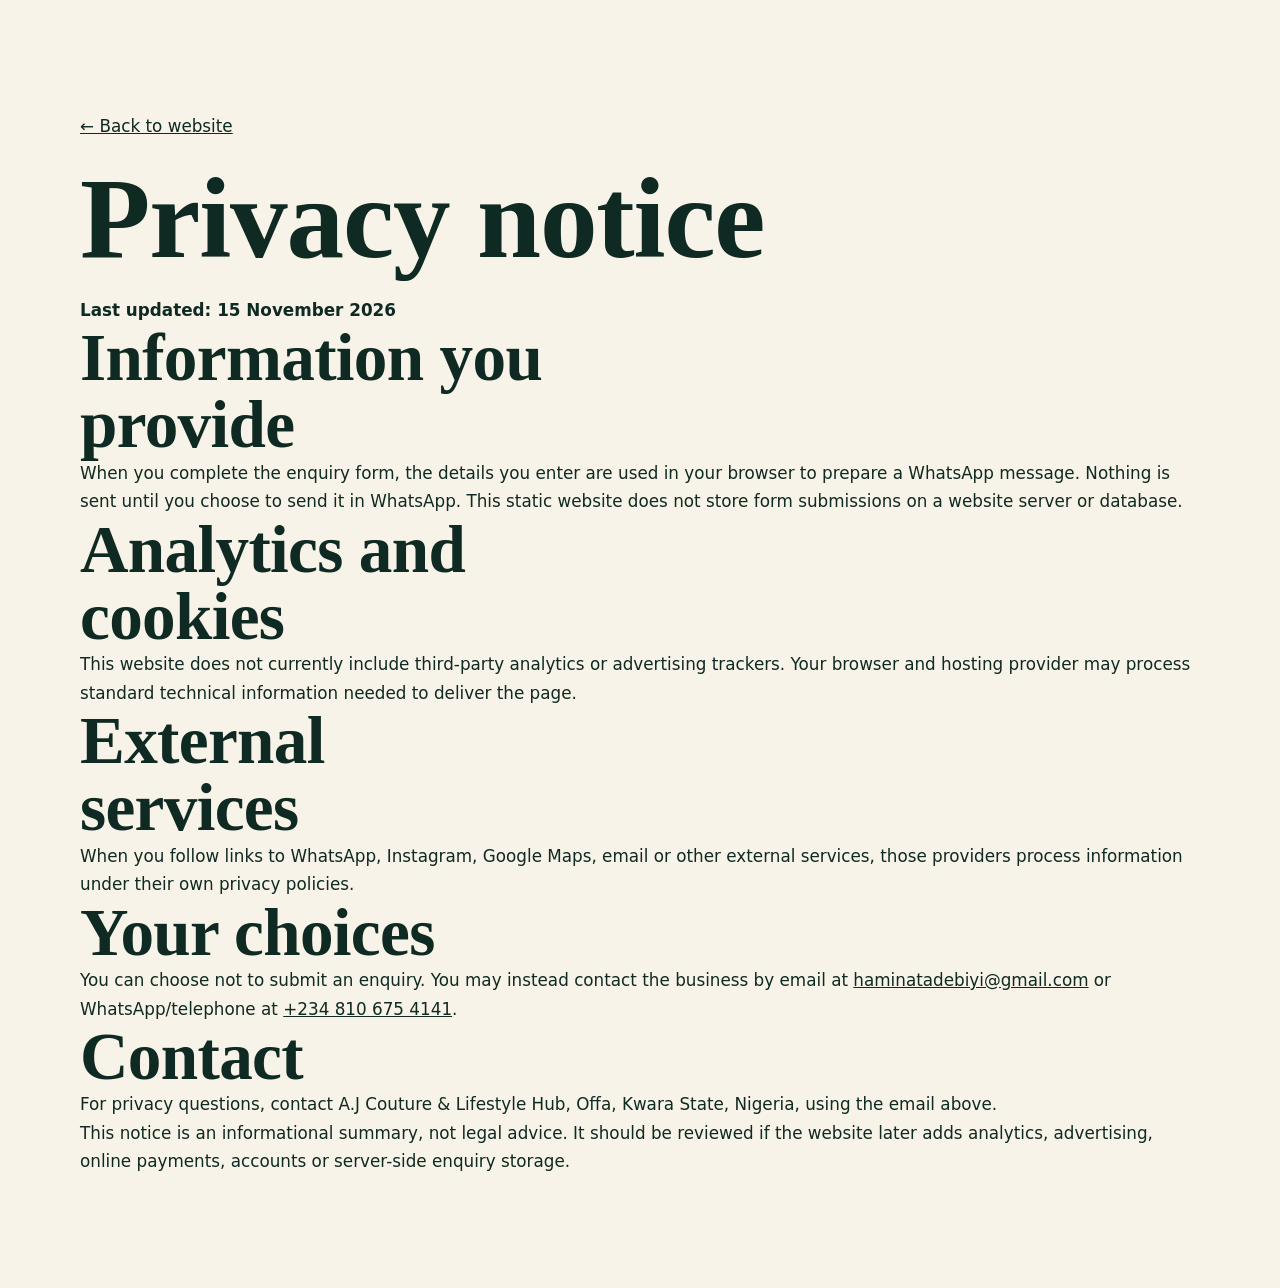
<file: privacy.html>
<!doctype html>
<html lang="en"><head><meta charset="utf-8"><meta name="viewport" content="width=device-width, initial-scale=1"><meta name="robots" content="index,follow"><meta name="theme-color" content="#06241c"><title>Privacy Notice | A.J Couture & Lifestyle Hub</title><meta name="description" content="How A.J Couture & Lifestyle Hub handles website enquiries and contact information."><link rel="icon" type="image/svg+xml" href="assets/images/favicon.svg"><link rel="stylesheet" href="css/style.css"></head>
<body><main><section><div class="w"><p><a href="index.html">← Back to website</a></p><h1>Privacy notice</h1><p><strong>Last updated: 15 November 2026</strong></p>
<h2>Information you provide</h2><p>When you complete the enquiry form, the details you enter are used in your browser to prepare a WhatsApp message. Nothing is sent until you choose to send it in WhatsApp. This static website does not store form submissions on a website server or database.</p>
<h2>Analytics and cookies</h2><p>This website does not currently include third-party analytics or advertising trackers. Your browser and hosting provider may process standard technical information needed to deliver the page.</p>
<h2>External services</h2><p>When you follow links to WhatsApp, Instagram, Google Maps, email or other external services, those providers process information under their own privacy policies.</p>
<h2>Your choices</h2><p>You can choose not to submit an enquiry. You may instead contact the business by email at <a href="mailto:haminatadebiyi@gmail.com">haminatadebiyi@gmail.com</a> or WhatsApp/telephone at <a href="tel:+2348106754141">+234 810 675 4141</a>.</p>
<h2>Contact</h2><p>For privacy questions, contact A.J Couture & Lifestyle Hub, Offa, Kwara State, Nigeria, using the email above.</p>
<p>This notice is an informational summary, not legal advice. It should be reviewed if the website later adds analytics, advertising, online payments, accounts or server-side enquiry storage.</p></div></section></main></body></html>
</file>
<file: css/style.css>
:root{--bg:#f8f3e8;--bg2:#efe6d2;--ink:#0f2a22;--mute:#52665e;--line:#d9ccae;--gt:#8a6414;--gold:#d4af37;--emd:#06241c;--em2:#0b3d2e;
--d:"Cormorant Garamond",Georgia,serif;--t:"Jost","Segoe UI",system-ui,sans-serif;
box-sizing:border-box;padding-top:env(safe-area-inset-top,0px);padding-bottom:env(safe-area-inset-bottom,0px);color-scheme:light dark}
@media (prefers-color-scheme:dark){:root{--bg:#07281f;--bg2:#0b3328;--ink:#f6efdc;--mute:#a9c0b4;--line:#1c4a3b;--gt:#e6c36a}}
*,*::before,*::after{box-sizing:border-box}
html{scroll-behavior:smooth;scroll-padding-top:calc(72px + env(safe-area-inset-top,0px));height:100%}
body{margin:0;min-height:100%;background:var(--bg);color:var(--ink);font:400 1.05rem/1.7 var(--t);overflow-x:hidden}
body::before{content:"";position:fixed;inset:0 0 auto;height:env(safe-area-inset-top,0px);background:var(--emd);z-index:90}
a{color:inherit}p{margin:0}h1,h2,h3{font-family:var(--d);margin:0;line-height:1;letter-spacing:-.01em;font-weight:700}
:focus-visible{outline:3px solid var(--gold);outline-offset:3px;border-radius:6px}
.w{width:min(1120px,100% - 2.5rem);margin-inline:auto}
section{padding:clamp(4rem,9vw,7rem) 0}
h2{font-size:clamp(2.4rem,6vw,4.2rem);max-width:14ch}
.mute{color:var(--mute)}.gt{color:var(--gt);font-style:italic}
#tp{position:fixed;top:env(safe-area-inset-top,0px);left:0;right:0;height:7px;z-index:95;background:var(--emd)}
#tp i{display:block;height:100%;background:var(--gold);transform-origin:left;transform:scaleX(0)}
#tp::after{content:"";position:absolute;inset:0;background:repeating-linear-gradient(90deg,transparent 0 9px,#06241c88 9px 10px)}
#gl{position:fixed;left:0;top:0;width:480px;height:480px;margin:-240px 0 0 -240px;border-radius:50%;pointer-events:none;z-index:0;background:radial-gradient(circle,#d4af3724,transparent 65%)}
nav{position:sticky;top:calc(env(safe-area-inset-top,0px) + 7px);z-index:80;background:#06241ce6;backdrop-filter:blur(14px);color:#f6efdc;border-bottom:1px solid #d4af3733}
nav .w{display:flex;align-items:center;justify-content:space-between;height:64px;gap:1rem}
.logo{font:700 1.7rem var(--d);text-decoration:none;display:flex;align-items:center;gap:.6rem}
.logo b{display:grid;place-items:center;width:38px;height:38px;border:1.5px solid var(--gold);border-radius:50%;color:var(--gold);font-size:1rem}
.lk{display:flex;gap:1.5rem;align-items:center}.lk a:not(.btn){text-decoration:none;font-size:.95rem;opacity:.8;transition:opacity .2s}.lk a:not(.btn):hover{opacity:1}
.btn{display:inline-flex;align-items:center;justify-content:center;padding:.9rem 1.7rem;border-radius:999px;font:600 1rem var(--t);text-decoration:none;border:1.5px solid var(--gold);color:inherit;background:none;cursor:pointer;transition:transform .25s,background .25s,color .25s}
.btn:hover{background:var(--gold);color:#06241c}
.btn.g{background:var(--gold);color:#06241c}.btn.g:hover{background:#f0d27a}
.sm{padding:.55rem 1.2rem}
@media (max-width:760px){.lk a:not(.btn){display:none}}
.hero{background:var(--emd);color:#f6efdc;position:relative;overflow:hidden;padding:clamp(3rem,7vw,6rem) 0}
.hero::before{content:"";position:absolute;inset:0;background:repeating-linear-gradient(115deg,transparent 0 38px,#d4af370a 38px 39px),radial-gradient(60% 70% at 80% 30%,#0f5a43,transparent)}
.hero .w{position:relative;display:grid;grid-template-columns:1.1fr .9fr;gap:2rem;align-items:center}
.kick{display:inline-block;border:1px solid #d4af3766;color:#e6c36a;border-radius:999px;padding:.35rem 1rem;font-size:.88rem;letter-spacing:.04em}
h1{font-size:clamp(3.4rem,9.5vw,7.2rem);margin:1.3rem 0 1.2rem}
h1 .l{display:block;overflow:hidden;padding-bottom:.1em}h1 .l span{display:block;transform:translateY(112%);animation:up 1.1s cubic-bezier(.2,.9,.2,1) forwards;animation-delay:var(--d1)}
h1 .l:nth-child(3){color:#e6c36a;font-style:italic;font-weight:500}
@keyframes up{to{transform:none}}
.hero .in{opacity:0;animation:fd .9s 1.3s forwards}@keyframes fd{to{opacity:1}}
.lead{max-width:44ch;color:#c9d9cf;font-size:1.15rem;margin-bottom:1.8rem}
.cta{display:flex;gap:.8rem;flex-wrap:wrap}
.art{width:100%;max-width:470px;margin:auto}
.art svg{width:100%;height:auto;overflow:visible}
.th{fill:none;stroke:#d4af37;stroke-width:2.5;stroke-linecap:round;stroke-dasharray:1;stroke-dashoffset:1;animation:dr 5s .6s ease-in-out forwards}
@keyframes dr{to{stroke-dashoffset:0}}
.nd{position:absolute;left:0;top:0;width:46px;height:5px;border-radius:3px;background:linear-gradient(90deg,#fff,#d4af37);offset-path:path("M20 300 C 120 60, 230 440, 330 210 S 470 110, 500 250");offset-rotate:auto;offset-distance:0;animation:rn 5s .6s ease-in-out forwards}
@keyframes rn{to{offset-distance:100%}}
.ring{transform-origin:260px 215px;animation:pl 4s ease-in-out infinite}@keyframes pl{50%{transform:scale(1.04);opacity:.6}}
.art{position:relative}
@media (max-width:860px){.hero .w{grid-template-columns:1fr}.art{max-width:340px}}
.mq{background:var(--gold);color:#06241c;overflow:hidden;padding:.9rem 0}
.mq div{display:flex;width:max-content;animation:sl 30s linear infinite;font:700 1.5rem var(--d)}
.mq span{padding-right:2.2rem}.mq span::after{content:"✦";margin-left:2.2rem}
@keyframes sl{to{transform:translateX(-50%)}}
[data-r]{opacity:0;transform:translateY(40px);transition:opacity .9s,transform .9s cubic-bezier(.2,.9,.2,1);transition-delay:var(--dl,0s)}[data-r].on{opacity:1;transform:none}
.ab .w{display:grid;grid-template-columns:minmax(0,1.25fr) minmax(250px,.75fr);align-items:center;gap:clamp(2rem,5vw,5rem);max-width:1100px}
.ab p{font-size:1.15rem}.ab p+p{margin-top:1rem}
.frame{aspect-ratio:4/5;max-width:380px;border:1.5px solid var(--gold);border-radius:200px 200px 24px 24px;padding:12px;position:relative}
.frame div{height:100%;border-radius:190px 190px 14px 14px;background:linear-gradient(160deg,#0b3d2e,#06241c);display:grid;place-items:center;color:#e6c36a;font:700 7rem var(--d);text-align:center;line-height:.9}
.frame small{display:block;font:500 1rem var(--t);letter-spacing:.2em;margin-top:.6rem;color:#c9d9cf}

.sv{background:var(--bg2)}
.cards{display:grid;grid-template-columns:repeat(3,1fr);gap:1.2rem;margin-top:2.6rem}
.cd{position:relative;padding:2rem;border:1px solid var(--line);background:var(--bg);border-radius:24px;overflow:hidden;transition:transform .25s ease-out}
.cd::after{content:"";position:absolute;inset:0;pointer-events:none;background:radial-gradient(360px circle at var(--mx,50%) var(--my,50%),#d4af3730,transparent 60%);opacity:0;transition:opacity .3s}.cd:hover::after{opacity:1}
.cd h3{font-size:2rem;margin:1rem 0 .7rem}
.ic{width:54px;height:54px;border-radius:50%;border:1.5px solid var(--gt);display:grid;place-items:center;color:var(--gt);font:700 1.4rem var(--d)}
@media (max-width:860px){.cards{grid-template-columns:1fr}}
.steps{display:grid;grid-template-columns:repeat(4,1fr);gap:1.2rem;margin-top:2.6rem;position:relative}
.steps::before{content:"";position:absolute;left:0;right:0;top:27px;border-top:2px dashed var(--gt);opacity:.5}
.sp{position:relative}.sp b{display:grid;place-items:center;width:54px;height:54px;border-radius:50%;background:var(--emd);color:#e6c36a;border:2px solid var(--gold);font:700 1.5rem var(--d)}
.sp h3{font-size:1.6rem;margin:1rem 0 .4rem}
@media (max-width:860px){.steps{grid-template-columns:1fr 1fr}.steps::before{display:none}}
.gal{display:grid;grid-template-columns:repeat(4,1fr);gap:1rem;margin-top:2.6rem}
.tile{aspect-ratio:3/4;border-radius:20px;display:flex;align-items:flex-end;padding:1.1rem;color:#fff;font:700 1.5rem var(--d);background-size:cover;background-position:center;transition:transform .4s;overflow:hidden}
.tile:hover{transform:translateY(-8px) rotate(-1deg)}
.tile:nth-child(1){background-image:linear-gradient(160deg,#0b3d2e,#06241c)}.tile:nth-child(2){background-image:repeating-linear-gradient(45deg,#8a6414 0 12px,#d4af37 12px 24px)}.tile:nth-child(3){background-image:linear-gradient(160deg,#7c2d12,#d97706 60%,#065f46)}.tile:nth-child(4){background-image:linear-gradient(160deg,#1c1917,#44403c)}
@media (max-width:860px){.gal{grid-template-columns:1fr 1fr}}
.bk{background:var(--emd);color:#f6efdc}
.bk .w{display:grid;grid-template-columns:1fr 1fr;gap:3rem}
.bk h2{max-width:11ch}.bk p{color:#c9d9cf;margin-top:1rem;max-width:34ch}
.det{display:grid;gap:.5rem;margin-top:1.6rem;font-weight:500}.det a{text-decoration:none;color:#e6c36a}
form{display:grid;gap:.8rem}
input,select,textarea{width:100%;padding:1rem 1.1rem;border-radius:14px;border:1.5px solid #d4af3755;background:#ffffff10;color:#f6efdc;font:inherit}
select option{color:#06241c}input::placeholder,textarea::placeholder{color:#a9c0b4}
input:focus,select:focus,textarea:focus{outline:none;border-color:var(--gold);background:#ffffff1c}
@media (max-width:820px){.bk .w{grid-template-columns:1fr}}
footer{background:#041a14;color:#a9c0b4;text-align:center;padding:2rem 1rem;font-size:.9rem;position:relative;z-index:1}
main{position:relative;z-index:1}
@media (prefers-reduced-motion:reduce){*,*::before,*::after{animation:none!important;transition:none!important}h1 .l span,[data-r],.hero .in{transform:none;opacity:1}.th{stroke-dashoffset:0}.nd{display:none}}

/* AJ couture photography and founder-brand profile */
.art{position:relative;width:100%;max-width:470px;margin:auto}
.hero-fashion{display:block;width:100%;height:auto;max-height:590px;aspect-ratio:1403/1536;object-fit:contain;object-position:center;border:1px solid #d4af3780;border-radius:22px;background:#041a14;box-shadow:0 24px 70px #0006}
.art-caption{position:absolute;left:1rem;right:1rem;bottom:1rem;padding:.9rem 1.1rem;border:1px solid #d4af3770;border-radius:14px;background:#06241ce8;color:#f6efdc;font-size:.9rem;text-align:center;backdrop-filter:blur(10px)}
.frame{margin:0;max-width:410px;padding:12px;border:1.5px solid var(--gold);border-radius:220px 220px 22px 22px;background:linear-gradient(145deg,#fff8e8,#e8d9b7);box-shadow:0 24px 60px #06241c20;overflow:hidden}
.frame img{display:block;width:100%;aspect-ratio:1/1;object-fit:cover;border-radius:50%;filter:brightness(1.04) saturate(1.06)}
.frame figcaption{padding:1rem .5rem .45rem;text-align:center;font-size:.76rem;letter-spacing:.12em;color:var(--gt)}
.frame figcaption strong{display:block;font:700 1.55rem var(--d);letter-spacing:.04em;color:var(--ink)}
.gallery-intro{max-width:56ch;margin-top:1rem}
.tile{position:relative;min-height:310px;aspect-ratio:3/4;margin:0;padding:1.4rem;border:1px solid #d4af3766;border-radius:20px;display:flex;flex-direction:column;align-items:flex-start;justify-content:flex-end;color:#f6efdc;overflow:hidden;background:#06241c;isolation:isolate;transition:transform .35s}
.tile::before{content:"";position:absolute;inset:0;z-index:-1;opacity:.95}
.tile::after{content:"";position:absolute;inset:0;z-index:-1;background:linear-gradient(180deg,#041a1420 0%,#041a14ee 100%)}
.tile-one::before{background:radial-gradient(circle at 70% 25%,#d4af3788,transparent 34%),linear-gradient(145deg,#0b3d2e,#041a14)}
.tile-two::before{background:radial-gradient(circle at 25% 30%,#e6c36a99,transparent 32%),linear-gradient(145deg,#244b3c,#071e18)}
.tile-three::before{background:radial-gradient(circle at 70% 20%,#9c6b3d99,transparent 35%),linear-gradient(145deg,#5a3020,#06241c)}
.tile-four::before{background:radial-gradient(circle at 30% 25%,#b9a7d899,transparent 35%),linear-gradient(145deg,#36304a,#06241c)}
.tile-mark{position:absolute;top:1.2rem;left:1.4rem;color:#e6c36a;font:500 1rem var(--t);letter-spacing:.18em}
.tile h3{font:700 clamp(1.7rem,3vw,2.2rem)/1.05 var(--d);max-width:12ch}
.tile p{margin-top:.65rem;color:#d6e0d8;font-size:.94rem;line-height:1.5;max-width:28ch}
.tile:hover{transform:translateY(-6px)}
@media(max-width:860px){.hero-fashion{height:auto;max-height:560px;min-height:0}}

/* Accessibility: visible labels and predictable keyboard focus for enquiries */
.bk form label{display:block;font-weight:600;margin:.25rem 0 -.45rem}.bk input,.bk select,.bk textarea{min-height:48px}

/* Founder portrait and supplied brand artwork */
.frame{width:100%;max-width:380px;justify-self:end}
.promo-showcase{padding:clamp(1.5rem,4vw,3rem) 0 5rem}
.promo-showcase .w{display:flex;justify-content:center}
.promo-art{display:block;width:min(100%,420px);height:auto;max-height:620px;object-fit:contain;border:1px solid #d4af3780;border-radius:22px;box-shadow:0 24px 70px #0004}
@media(max-width:860px){.ab .w{grid-template-columns:1fr;max-width:760px}.frame{justify-self:center;max-width:340px}.promo-showcase{padding-top:1rem}}


/* Supplied AJ image is placed in the existing About image column. */
.about-image-frame{width:100%;max-width:410px;aspect-ratio:4/5;justify-self:end;padding:12px;border:1.5px solid var(--gold);border-radius:220px 220px 22px 22px;background:linear-gradient(145deg,#fff8e8,#e8d9b7);box-shadow:0 24px 60px #06241c20;overflow:hidden}
.about-image{display:block;width:100%;height:100%;object-fit:contain;object-position:center;border-radius:190px 190px 14px 14px;background:#06241c}
@media(max-width:860px){.about-image-frame{justify-self:center;max-width:340px}}


/* Final image-fit correction: keep the hero photograph free of a card frame. */
.art{max-width:520px}
.hero-fashion{display:block;width:100%;height:auto;max-height:660px;aspect-ratio:auto;object-fit:contain;object-position:center;border:0;border-radius:0;background:transparent;box-shadow:none}
.art-caption{display:none}

/* The supplied About artwork fills the existing arched frame edge-to-edge. */
.about-image-frame{width:100%;max-width:410px;aspect-ratio:4/5;padding:0;border-radius:210px 210px 0 0;overflow:hidden;background:transparent;box-shadow:none}
.about-image{display:block;width:100%;height:100%;min-height:100%;object-fit:cover;object-position:center;border:0;border-radius:0;background:transparent}
@media(max-width:860px){.art{max-width:390px}.about-image-frame{max-width:340px}}


/* Emerald bridal hero: remove the old boxed-photo treatment and blend the image into the deep-green hero. */
.hero .art{position:relative;isolation:isolate;display:flex;align-items:center;justify-content:center;min-height:clamp(420px,48vw,620px);max-width:520px;overflow:hidden;background:radial-gradient(ellipse at 50% 48%,#145b43 0%,#0b3d2e 43%,#06241c 76%);}
.hero .art::before{content:"";position:absolute;inset:7% 5% 0;border:1px solid #d4af374d;border-radius:50% 50% 0 0;pointer-events:none;z-index:-1;}
.hero .hero-fashion{display:block;width:100%;height:100%;max-height:620px;aspect-ratio:2/3;object-fit:cover;object-position:center 28%;border:0;border-radius:48% 48% 0 0;background:transparent;box-shadow:none;clip-path:inset(0 0 0 0 round 48% 48% 0 0);}
.hero .art-caption{display:none}
@media(max-width:860px){.hero .art{min-height:420px;max-width:360px}.hero .hero-fashion{max-height:500px}}
@media(prefers-reduced-motion:reduce){.hero .hero-fashion{clip-path:none}}


/* Image refresh: transparent bridal cutout and real Nigerian fashion gallery photography. */
.hero .art{display:flex;align-items:center;justify-content:center;min-height:clamp(420px,48vw,620px);max-width:520px;overflow:visible;background:transparent}
.hero .hero-fashion{display:block;width:100%;height:100%;max-height:660px;aspect-ratio:2/3;object-fit:contain;object-position:center bottom;border:0;border-radius:0;background:transparent;box-shadow:none;filter:drop-shadow(0 18px 30px #0005)}
.art-caption{display:none}
.about-image-frame{display:grid;place-items:center;width:100%;max-width:410px;aspect-ratio:4/5;padding:1.25rem;border:1.5px solid var(--gold);border-radius:210px 210px 0 0;overflow:hidden;background:linear-gradient(145deg,#fff8e8,#e8d9b7);box-shadow:0 24px 60px #06241c20}
.about-image{display:block;width:min(82%,300px);height:auto;max-height:78%;object-fit:contain;object-position:center;border:0;border-radius:0;background:transparent}
.tile{position:relative;isolation:isolate;overflow:hidden}
.tile-photo{position:absolute;inset:0;z-index:-2;width:100%;height:100%;object-fit:cover;object-position:center;transition:transform .6s ease}
.tile:hover .tile-photo{transform:scale(1.06)}
.tile::before{z-index:-1;opacity:.2}
.tile::after{z-index:-1;background:linear-gradient(180deg,#041a1410 0%,#041a14e8 100%)}
@media(max-width:860px){.hero .art{min-height:390px;max-width:360px}.about-image-frame{max-width:340px}}
@media(prefers-reduced-motion:reduce){.tile-photo{transition:none}}

/* Keep the About section's existing cover, but use the AJ brand monogram instead of a portrait. */
.about-image-frame{display:grid;place-items:center;padding:1.25rem;border-radius:210px 210px 0 0;overflow:hidden}
.about-image{display:block;width:min(82%,300px);height:auto;max-height:78%;object-fit:contain;object-position:center;border:0;border-radius:0;background:transparent}
/* Real fashion photography in the gallery; image overlays retain readable captions. */
.tile{position:relative;isolation:isolate;overflow:hidden}
.tile-photo{position:absolute;inset:0;z-index:-2;width:100%;height:100%;object-fit:cover;object-position:center;transition:transform .6s ease}
.tile:hover .tile-photo{transform:scale(1.06)}
.tile::before{z-index:-1;opacity:.2}
.tile::after{z-index:-1;background:linear-gradient(180deg,#041a1410 0%,#041a14e8 100%)}
@media(prefers-reduced-motion:reduce){.tile-photo{transition:none}}


/* Transparent emerald bridal hero */
.hero .art {
    display: flex;
    align-items: center;
    justify-content: center;
    background: transparent;
    overflow: visible;
}

.hero .hero-fashion {
    display: block;
    width: 100%;
    height: 100%;
    max-height: 660px;
    aspect-ratio: 2 / 3;
    object-fit: contain;
    object-position: center bottom;
    border: 0;
    border-radius: 0;
    background: transparent;
    box-shadow: none;
    filter: drop-shadow(0 18px 30px #0005);
}

.hero .art-caption {
    display: none;
}

@media (max-width: 860px) {
    .hero .art {
        min-height: 390px;
    }
}

@media (prefers-reduced-motion: reduce) {
    .hero .hero-fashion {
        transition: none;
    }
}


/* Keep the curved frame exclusively in About; show the original crest cropped from the supplied brand artwork. */
.about-image-frame {
    position: relative;
    display: block;
    width: 100%;
    max-width: 410px;
    aspect-ratio: 1 / 1;
    justify-self: end;
    padding: 0;
    border: 1.5px solid var(--gold);
    border-radius: 210px 210px 0 0;
    overflow: hidden;
    background: #06241c;
    box-shadow: 0 24px 60px #06241c20;
}
.about-brand-art {
    position: absolute;
    display: block;
    width: 267%;
    max-width: none;
    height: auto;
    max-height: none;
    left: -141%;
    top: -9%;
    object-fit: unset;
    object-position: initial;
    border: 0;
    border-radius: 0;
    background: transparent;
}
@media (max-width: 860px) {
    .about-image-frame { max-width: 340px; }
}

/* The emerald bridal cutout stays untouched; remove every leftover hero arch treatment. */
.hero .art {
    border: 0;
    border-radius: 0;
    clip-path: none !important;
    background: transparent;
}
.hero .art::before {
    display: none !important;
    content: none !important;
}
.hero .hero-fashion {
    border: 0;
    border-radius: 0 !important;
    clip-path: none !important;
    background: transparent;
    object-fit: contain;
}


/* Final artwork treatment: keep the full transparent bridal cutout visible and preserve the About arch. */
.hero .art {
    min-height: 0;
    height: auto;
    align-self: end;
    overflow: visible;
    background: transparent;
}
.hero .hero-fashion {
    display: block;
    width: min(100%, 520px);
    height: auto;
    max-height: none;
    aspect-ratio: auto;
    object-fit: contain;
    object-position: center bottom;
    overflow: visible;
    clip-path: none !important;
}
.about-image-frame {
    display: grid;
    place-items: center;
    width: 100%;
    max-width: 410px;
    aspect-ratio: 4 / 5;
    padding: 1rem;
    border: 1.5px solid var(--gold);
    border-radius: 210px 210px 0 0;
    overflow: hidden;
    background: #06241c;
}
.about-image {
    position: static;
    display: block;
    width: 100%;
    height: 100%;
    max-height: 100%;
    object-fit: contain;
    object-position: center;
    border: 0;
    border-radius: 0;
    background: transparent;
}
@media (max-width: 860px) {
    .hero .art { min-height: 0; max-width: 390px; }
    .hero .hero-fashion { width: min(100%, 390px); }
    .about-image-frame { max-width: 340px; }
}


/* Supplied AJ Stitches artwork: preserve the full logo inside the existing arched About frame. */
.about-image-frame {
    display: grid;
    place-items: center;
    padding: .75rem;
    background: #f8f3e8;
    border-radius: 210px 210px 0 0;
}
.about-image-frame .about-image {
    display: block;
    width: 100%;
    height: auto;
    max-width: 100%;
    max-height: none;
    object-fit: contain;
    object-position: center;
}
</file>
